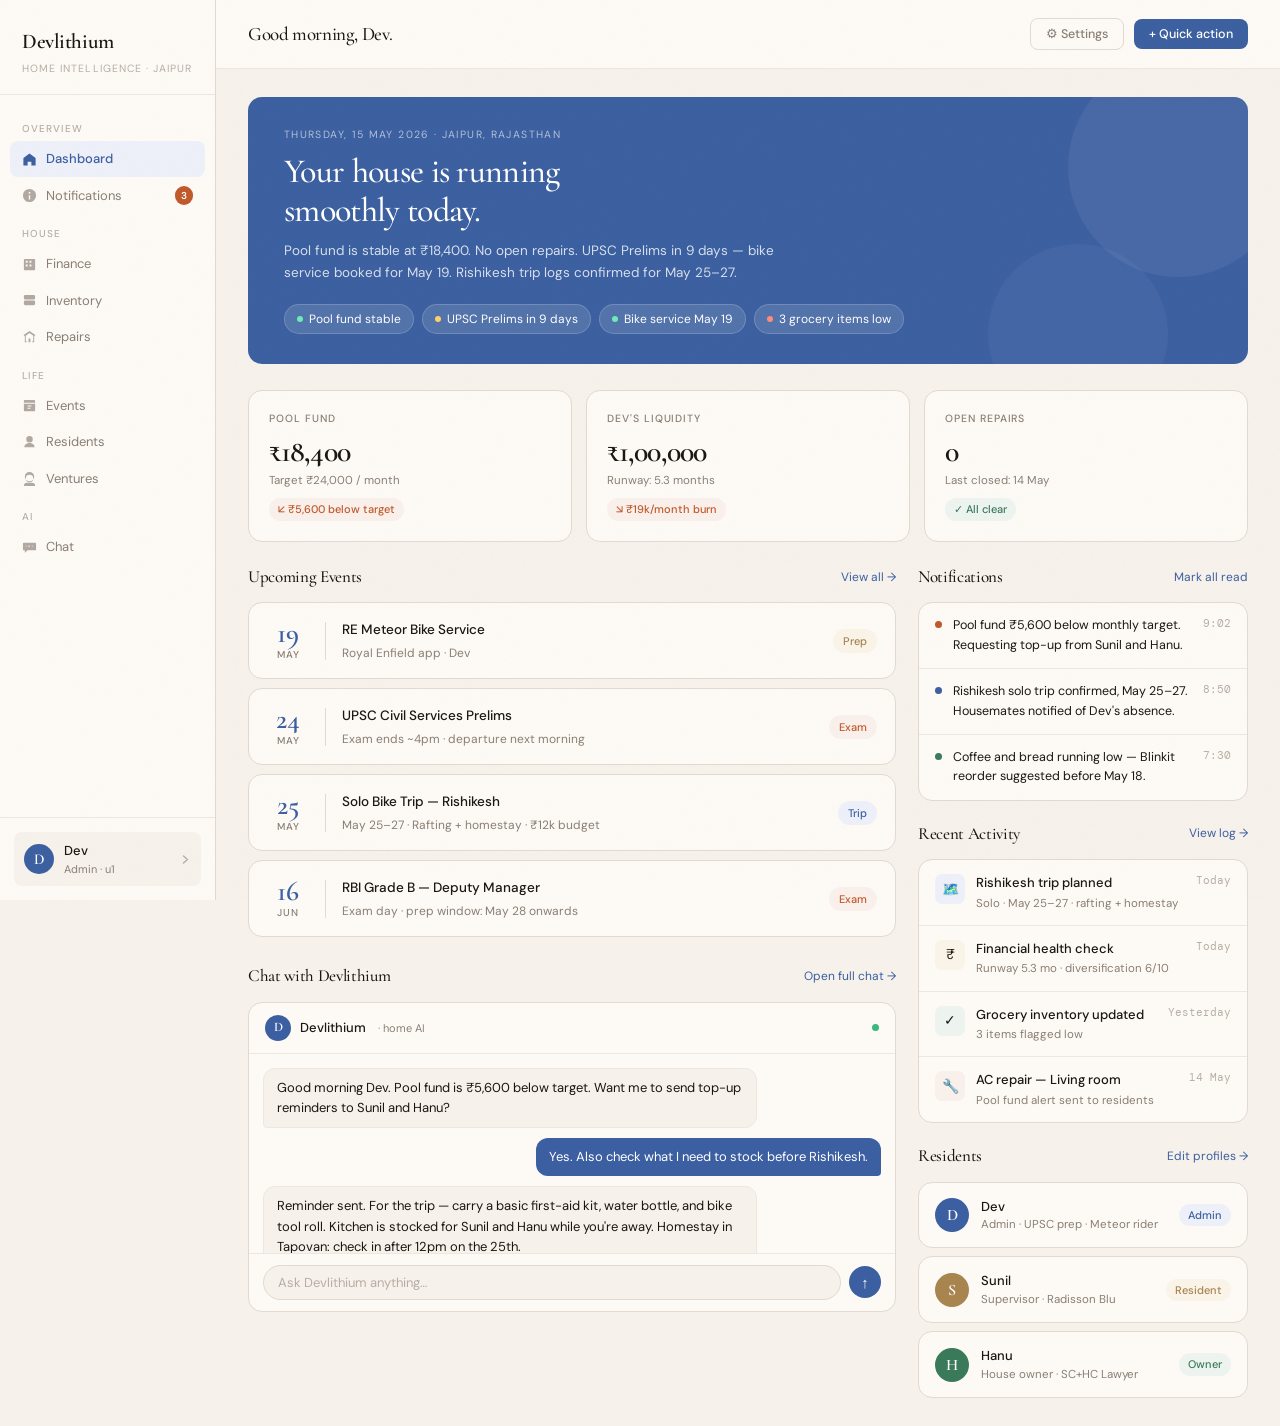
<file: web/index.html>
<!DOCTYPE html>
<html lang="en">
<head>
  <meta charset="UTF-8" />
  <meta name="viewport" content="width=device-width, initial-scale=1.0" />
  <title>Devlithium</title>
  <link rel="preconnect" href="https://fonts.googleapis.com" />
  <link rel="preconnect" href="https://fonts.gstatic.com" crossorigin />
  <link href="https://fonts.googleapis.com/css2?family=Cormorant+Garamond:ital,wght@0,300;0,400;0,500;0,600;1,300;1,400&family=DM+Sans:opsz,wght@9..40,300;9..40,400;9..40,500&family=DM+Mono:wght@400;500&display=swap" rel="stylesheet" />
  <style>
    :root {
      --bg:            #F6F1EB;
      --surface:       #FDFAF6;
      --surface-up:    #FFFFFF;
      --text:          #1B1612;
      --text-muted:    #8A7E74;
      --text-light:    #B8ADA4;
      --blue:          #3B5FA0;
      --blue-lt:       #EDF0F8;
      --terra:         #C0592A;
      --terra-lt:      #FAF0EB;
      --gold:          #A8844E;
      --gold-lt:       #F9F3E8;
      --green:         #3A7A5A;
      --green-lt:      #EDF4EF;
      --border:        #E2D9D0;
      --border-lt:     #EDE7DF;
      --r:             14px;
      --r-sm:          8px;
      --sidebar:       216px;
    }

    *, *::before, *::after { box-sizing: border-box; margin: 0; padding: 0; }

    body {
      font-family: 'DM Sans', sans-serif;
      background: var(--bg);
      color: var(--text);
      min-height: 100vh;
      display: flex;
      font-size: 14px;
      line-height: 1.5;
    }

    /* ── Grain overlay ── */
    body::after {
      content: '';
      position: fixed; inset: 0;
      background-image: url("data:image/svg+xml,%3Csvg xmlns='http://www.w3.org/2000/svg' width='300' height='300'%3E%3Cfilter id='n'%3E%3CfeTurbulence type='fractalNoise' baseFrequency='0.75' numOctaves='4' stitchTiles='stitch'/%3E%3C/filter%3E%3Crect width='300' height='300' filter='url(%23n)' opacity='0.035'/%3E%3C/svg%3E");
      pointer-events: none; z-index: 9999; opacity: .5;
    }

    /* ═══════════════════ SIDEBAR ═══════════════════ */
    .sidebar {
      width: var(--sidebar);
      min-height: 100vh;
      background: var(--surface);
      border-right: 1px solid var(--border);
      display: flex; flex-direction: column;
      position: fixed; top: 0; left: 0; z-index: 200;
    }

    .sb-brand {
      padding: 26px 22px 18px;
      border-bottom: 1px solid var(--border-lt);
    }
    .sb-brand-name {
      font-family: 'Cormorant Garamond', serif;
      font-size: 21px; font-weight: 600;
      letter-spacing: -.02em; color: var(--text);
    }
    .sb-brand-sub {
      font-size: 10.5px; letter-spacing: .1em;
      text-transform: uppercase; color: var(--text-light);
      font-weight: 400; margin-top: 3px;
    }

    .sb-nav { padding: 14px 10px; flex: 1; overflow-y: auto; }

    .sb-section {
      font-size: 10px; letter-spacing: .1em;
      text-transform: uppercase; color: var(--text-light);
      font-weight: 500; padding: 12px 12px 5px;
    }

    .sb-item {
      display: flex; align-items: center; gap: 9px;
      padding: 8px 12px; border-radius: var(--r-sm);
      cursor: pointer; transition: all .13s;
      font-size: 13px; font-weight: 400;
      color: var(--text-muted); text-decoration: none;
      margin-bottom: 1px;
    }
    .sb-item svg { width: 15px; height: 15px; opacity: .65; flex-shrink: 0; }
    .sb-item:hover  { background: var(--border-lt); color: var(--text); }
    .sb-item:hover svg { opacity: .9; }
    .sb-item.active { background: var(--blue-lt); color: var(--blue); font-weight: 500; }
    .sb-item.active svg { opacity: 1; }

    .sb-badge {
      margin-left: auto; background: var(--terra);
      color: #fff; font-size: 10px; font-weight: 600;
      padding: 2px 6px; border-radius: 20px; min-width: 18px; text-align: center;
    }

    .sb-user {
      padding: 14px;
      border-top: 1px solid var(--border-lt);
    }
    .sb-user-inner {
      display: flex; align-items: center; gap: 10px;
      padding: 9px 10px; background: var(--bg);
      border-radius: var(--r-sm); cursor: pointer;
      transition: background .13s;
    }
    .sb-user-inner:hover { background: var(--border-lt); }
    .sb-avatar {
      width: 30px; height: 30px; border-radius: 50%;
      background: var(--blue); color: #fff;
      display: flex; align-items: center; justify-content: center;
      font-family: 'Cormorant Garamond', serif;
      font-size: 15px; font-weight: 600; flex-shrink: 0;
    }
    .sb-user-name  { font-size: 13px; font-weight: 500; }
    .sb-user-role  { font-size: 11px; color: var(--text-muted); }

    /* ═══════════════════ MAIN ═══════════════════ */
    .main { margin-left: var(--sidebar); flex: 1; display: flex; flex-direction: column; }

    .topbar {
      padding: 18px 32px;
      display: flex; align-items: center; justify-content: space-between;
      border-bottom: 1px solid var(--border-lt);
      background: var(--surface);
      position: sticky; top: 0; z-index: 100;
    }
    .topbar-title {
      font-family: 'Cormorant Garamond', serif;
      font-size: 19px; font-weight: 500;
      letter-spacing: -.02em;
    }
    .topbar-right { display: flex; align-items: center; gap: 10px; }

    .btn {
      display: inline-flex; align-items: center; gap: 6px;
      padding: 7px 15px; border-radius: var(--r-sm);
      font-size: 12.5px; font-weight: 500;
      cursor: pointer; border: none; font-family: inherit;
      transition: all .13s;
    }
    .btn-primary { background: var(--blue); color: #fff; }
    .btn-primary:hover { background: #2D4F90; }
    .btn-ghost { background: transparent; color: var(--text-muted); border: 1px solid var(--border); }
    .btn-ghost:hover { background: var(--border-lt); color: var(--text); }

    .content { padding: 28px 32px; max-width: 1080px; }

    /* ── Briefing card ── */
    .brief {
      background: var(--blue);
      border-radius: var(--r); padding: 30px 36px;
      color: #fff; margin-bottom: 26px;
      position: relative; overflow: hidden;
    }
    .brief::before {
      content: '';
      position: absolute; right: -40px; top: -40px;
      width: 220px; height: 220px; border-radius: 50%;
      background: rgba(255,255,255,.06);
    }
    .brief::after {
      content: '';
      position: absolute; right: 80px; bottom: -60px;
      width: 180px; height: 180px; border-radius: 50%;
      background: rgba(255,255,255,.04);
    }
    .brief-eyebrow {
      font-size: 10.5px; letter-spacing: .13em;
      text-transform: uppercase; opacity: .6; margin-bottom: 9px;
    }
    .brief-heading {
      font-family: 'Cormorant Garamond', serif;
      font-size: 34px; font-weight: 500;
      letter-spacing: -.02em; line-height: 1.15; margin-bottom: 10px;
    }
    .brief-body { font-size: 13.5px; opacity: .8; line-height: 1.65; max-width: 500px; }
    .brief-pills { display: flex; gap: 8px; flex-wrap: wrap; margin-top: 20px; }
    .brief-pill {
      display: flex; align-items: center; gap: 6px;
      background: rgba(255,255,255,.12);
      border: 1px solid rgba(255,255,255,.18);
      border-radius: 20px; padding: 5px 12px; font-size: 12px;
    }
    .pdot { width: 6px; height: 6px; border-radius: 50%; }
    .pdot-ok    { background: #6DEBB4; }
    .pdot-warn  { background: #FFCF6B; }
    .pdot-alert { background: #FF8B7A; }

    /* ── Grid layouts ── */
    .grid3 { display: grid; grid-template-columns: repeat(3,1fr); gap: 14px; margin-bottom: 22px; }
    .grid-ms { display: grid; grid-template-columns: 1fr 330px; gap: 22px; }

    /* ── Stat cards ── */
    .stat {
      background: var(--surface); border: 1px solid var(--border);
      border-radius: var(--r); padding: 20px;
      transition: box-shadow .18s;
    }
    .stat:hover { box-shadow: 0 4px 16px rgba(28,22,18,.08); }
    .stat-lbl {
      font-size: 10.5px; letter-spacing: .09em;
      text-transform: uppercase; color: var(--text-muted);
      font-weight: 500; margin-bottom: 10px;
    }
    .stat-val {
      font-family: 'Cormorant Garamond', serif;
      font-size: 30px; font-weight: 600;
      letter-spacing: -.03em; line-height: 1;
      margin-bottom: 5px;
    }
    .stat-sub { font-size: 11.5px; color: var(--text-muted); }
    .chip {
      display: inline-flex; align-items: center; gap: 4px;
      font-size: 11px; font-weight: 500;
      padding: 3px 9px; border-radius: 20px; margin-top: 9px;
    }
    .chip-warn  { background: var(--terra-lt);  color: var(--terra); }
    .chip-ok    { background: var(--green-lt);  color: var(--green); }
    .chip-info  { background: var(--blue-lt);   color: var(--blue);  }
    .chip-gold  { background: var(--gold-lt);   color: var(--gold);  }

    /* ── Section header ── */
    .sec-hdr {
      display: flex; align-items: center; justify-content: space-between;
      margin-bottom: 13px;
    }
    .sec-title {
      font-family: 'Cormorant Garamond', serif;
      font-size: 17px; font-weight: 500; letter-spacing: -.02em;
    }
    .sec-link { font-size: 12px; color: var(--blue); cursor: pointer; text-decoration: none; }
    .sec-link:hover { text-decoration: underline; }

    /* ── Event cards ── */
    .event {
      background: var(--surface); border: 1px solid var(--border);
      border-radius: var(--r); padding: 16px 18px;
      display: flex; align-items: center; gap: 16px;
      margin-bottom: 9px; cursor: pointer;
      transition: box-shadow .18s;
    }
    .event:hover { box-shadow: 0 4px 14px rgba(28,22,18,.08); }
    .event-dt { text-align: center; min-width: 42px; }
    .event-day {
      font-family: 'Cormorant Garamond', serif;
      font-size: 28px; font-weight: 600; color: var(--blue); line-height: 1;
    }
    .event-mon {
      font-size: 10px; letter-spacing: .1em;
      text-transform: uppercase; color: var(--text-muted); font-weight: 500;
    }
    .event-div { width: 1px; height: 38px; background: var(--border); }
    .event-info { flex: 1; }
    .event-ttl { font-size: 13.5px; font-weight: 500; margin-bottom: 3px; }
    .event-sub { font-size: 12px; color: var(--text-muted); }
    .ebadge {
      font-size: 11px; font-weight: 500;
      padding: 4px 10px; border-radius: 20px; white-space: nowrap;
    }
    .ebadge-trip  { background: var(--blue-lt);  color: var(--blue);  }
    .ebadge-exam  { background: var(--terra-lt); color: var(--terra); }
    .ebadge-prep  { background: var(--gold-lt);  color: var(--gold);  }

    /* ── Chat card ── */
    .chat-card {
      background: var(--surface); border: 1px solid var(--border);
      border-radius: var(--r); overflow: hidden;
      display: flex; flex-direction: column; height: 310px;
    }
    .chat-hdr {
      padding: 12px 16px; border-bottom: 1px solid var(--border-lt);
      display: flex; align-items: center; gap: 9px;
    }
    .chat-avatar {
      width: 26px; height: 26px; border-radius: 50%;
      background: var(--blue); color: #fff;
      display: flex; align-items: center; justify-content: center;
      font-family: 'Cormorant Garamond', serif;
      font-size: 13px; font-weight: 600;
    }
    .chat-status {
      width: 7px; height: 7px; border-radius: 50%;
      background: #3CB97A; margin-left: auto;
    }
    .chat-msgs {
      flex: 1; overflow-y: auto; padding: 14px;
      display: flex; flex-direction: column; gap: 10px;
    }
    .msg {
      max-width: 80%; padding: 9px 13px; border-radius: 12px;
      font-size: 13px; line-height: 1.55;
    }
    .msg-ai   {
      background: var(--bg); border: 1px solid var(--border-lt);
      color: var(--text); align-self: flex-start; border-bottom-left-radius: 4px;
    }
    .msg-user {
      background: var(--blue); color: #fff;
      align-self: flex-end; border-bottom-right-radius: 4px;
    }
    .chat-input-row {
      padding: 11px 14px; border-top: 1px solid var(--border-lt);
      display: flex; gap: 8px; align-items: center;
    }
    .chat-input {
      flex: 1; background: var(--bg); border: 1px solid var(--border);
      border-radius: 20px; padding: 8px 14px;
      font-size: 13px; font-family: inherit; color: var(--text); outline: none;
    }
    .chat-input:focus { border-color: var(--blue); }
    .chat-input::placeholder { color: var(--text-light); }
    .chat-send {
      width: 32px; height: 32px; border-radius: 50%;
      background: var(--blue); border: none; color: #fff;
      cursor: pointer; display: flex; align-items: center; justify-content: center;
      font-size: 15px; transition: background .13s; flex-shrink: 0;
    }
    .chat-send:hover { background: #2D4F90; }

    /* ── Notifications ── */
    .notif-card {
      background: var(--surface); border: 1px solid var(--border);
      border-radius: var(--r); overflow: hidden; margin-bottom: 20px;
    }
    .notif-item {
      display: flex; align-items: flex-start; gap: 11px;
      padding: 13px 16px; border-bottom: 1px solid var(--border-lt);
      cursor: pointer; transition: background .12s;
    }
    .notif-item:last-child { border-bottom: none; }
    .notif-item:hover { background: var(--bg); }
    .ndot { width: 7px; height: 7px; border-radius: 50%; margin-top: 5px; flex-shrink: 0; }
    .ndot-terra { background: var(--terra); }
    .ndot-blue  { background: var(--blue);  }
    .ndot-green { background: var(--green); }
    .notif-txt  { flex: 1; font-size: 12.5px; line-height: 1.55; color: var(--text); }
    .notif-time { font-size: 10.5px; color: var(--text-light); font-family: 'DM Mono', monospace; white-space: nowrap; }

    /* ── Activity feed ── */
    .feed-card {
      background: var(--surface); border: 1px solid var(--border);
      border-radius: var(--r); overflow: hidden;
    }
    .feed-item {
      display: flex; align-items: flex-start; gap: 11px;
      padding: 13px 16px; border-bottom: 1px solid var(--border-lt);
      cursor: pointer; transition: background .12s;
    }
    .feed-item:last-child { border-bottom: none; }
    .feed-item:hover { background: var(--bg); }
    .feed-icon {
      width: 30px; height: 30px; border-radius: 7px;
      display: flex; align-items: center; justify-content: center;
      font-size: 14px; flex-shrink: 0; margin-top: 1px;
    }
    .fi-blue  { background: var(--blue-lt);  }
    .fi-gold  { background: var(--gold-lt);  }
    .fi-green { background: var(--green-lt); }
    .fi-terra { background: var(--terra-lt); }
    .feed-body { flex: 1; }
    .feed-ttl  { font-size: 13px; font-weight: 500; margin-bottom: 2px; }
    .feed-sub  { font-size: 11.5px; color: var(--text-muted); }
    .feed-time { font-size: 10.5px; color: var(--text-light); font-family: 'DM Mono', monospace; white-space: nowrap; }

    /* ── Responsive ── */
    @media (max-width: 960px) {
      .sidebar { display: none; }
      .main { margin-left: 0; }
      .grid-ms { grid-template-columns: 1fr; }
      .grid3 { grid-template-columns: repeat(2, 1fr); }
    }
    @media (max-width: 580px) {
      .content { padding: 16px; }
      .topbar { padding: 14px 16px; }
      .grid3 { grid-template-columns: 1fr; }
      .brief-heading { font-size: 26px; }
      .brief { padding: 22px 24px; }
    }
  </style>
</head>
<body>

<!-- ═══════════════ SIDEBAR ═══════════════ -->
<aside class="sidebar">
  <div class="sb-brand">
    <div class="sb-brand-name">Devlithium</div>
    <div class="sb-brand-sub">Home Intelligence · Jaipur</div>
  </div>

  <nav class="sb-nav">
    <div class="sb-section">Overview</div>
    <a class="sb-item active" href="#">
      <svg viewBox="0 0 16 16" fill="currentColor"><path d="M1.5 6.5L8 1.5l6.5 5V14a.5.5 0 01-.5.5H10v-4H6v4H2a.5.5 0 01-.5-.5V6.5z"/></svg>
      Dashboard
    </a>
    <a class="sb-item" href="#">
      <svg viewBox="0 0 16 16" fill="currentColor"><path d="M8 1a7 7 0 100 14A7 7 0 008 1zm0 3a1 1 0 110 2 1 1 0 010-2zm-.75 3.75h1.5v4.5h-1.5v-4.5z"/></svg>
      Notifications
      <span class="sb-badge">3</span>
    </a>

    <div class="sb-section">House</div>
    <a class="sb-item" href="#">
      <svg viewBox="0 0 16 16" fill="currentColor"><path d="M3 2h10a1 1 0 011 1v10a1 1 0 01-1 1H3a1 1 0 01-1-1V3a1 1 0 011-1zm1 2v2h2V4H4zm4 0v2h2V4H8zm0 4v2h2V8H8zm-4 0v2h2V8H4z"/></svg>
      Finance
    </a>
    <a class="sb-item" href="#">
      <svg viewBox="0 0 16 16" fill="currentColor"><path d="M2 3.5A1.5 1.5 0 013.5 2h9A1.5 1.5 0 0114 3.5v2A1.5 1.5 0 0112.5 7h-9A1.5 1.5 0 012 5.5v-2zm0 6A1.5 1.5 0 013.5 8h9A1.5 1.5 0 0114 9.5v2A1.5 1.5 0 0112.5 13h-9A1.5 1.5 0 012 11.5v-2z"/></svg>
      Inventory
    </a>
    <a class="sb-item" href="#">
      <svg viewBox="0 0 16 16" fill="currentColor"><path d="M8 1L2 5v1h1v7h2V9h2v4h2V9h2v4h2V6h1V5L8 1zm0 2.2L12 6v6h-1V9H5v3H4V6l4-2.8z"/></svg>
      Repairs
    </a>

    <div class="sb-section">Life</div>
    <a class="sb-item" href="#">
      <svg viewBox="0 0 16 16" fill="currentColor"><path d="M3 2h10a1 1 0 011 1v2H2V3a1 1 0 011-1zm-1 4h12v7a1 1 0 01-1 1H3a1 1 0 01-1-1V6zm4 2v1h4V8H6zm0 2.5v1h3v-1H6z"/></svg>
      Events
    </a>
    <a class="sb-item" href="#">
      <svg viewBox="0 0 16 16" fill="currentColor"><path d="M8 1a3.5 3.5 0 100 7A3.5 3.5 0 008 1zM2.5 13c0-2.485 2.46-4.5 5.5-4.5s5.5 2.015 5.5 4.5H2.5z"/></svg>
      Residents
    </a>
    <a class="sb-item" href="#">
      <svg viewBox="0 0 16 16" fill="currentColor"><path d="M8 1a5 5 0 100 10A5 5 0 008 1zM4 8a4 4 0 118 0 4 4 0 01-8 0zm1.5 4.5h5A3.5 3.5 0 0114 16H2a3.5 3.5 0 013.5-3.5z"/></svg>
      Ventures
    </a>

    <div class="sb-section">AI</div>
    <a class="sb-item" href="#">
      <svg viewBox="0 0 16 16" fill="currentColor"><path d="M14 3H2a1 1 0 00-1 1v6a1 1 0 001 1h1v2.5l3-2.5h8a1 1 0 001-1V4a1 1 0 00-1-1zM5 7H4V6h1v1zm3.5 0h-2V6h2v1zm3 0h-1V6h1v1z"/></svg>
      Chat
    </a>
  </nav>

  <div class="sb-user">
    <div class="sb-user-inner">
      <div class="sb-avatar">D</div>
      <div>
        <div class="sb-user-name">Dev</div>
        <div class="sb-user-role">Admin · u1</div>
      </div>
      <svg width="11" height="11" viewBox="0 0 11 11" fill="none" style="margin-left:auto;color:var(--text-light)"><path d="M3.5 2l4 3.5-4 3.5" stroke="currentColor" stroke-width="1.4" stroke-linecap="round" stroke-linejoin="round"/></svg>
    </div>
  </div>
</aside>

<!-- ═══════════════ MAIN ═══════════════ -->
<main class="main">
  <div class="topbar">
    <div class="topbar-title">Good morning, Dev.</div>
    <div class="topbar-right">
      <button class="btn btn-ghost">⚙ Settings</button>
      <button class="btn btn-primary">+ Quick action</button>
    </div>
  </div>

  <div class="content">

    <!-- Briefing -->
    <div class="brief">
      <div class="brief-eyebrow">Thursday, 15 May 2026 · Jaipur, Rajasthan</div>
      <div class="brief-heading">Your house is running<br>smoothly today.</div>
      <div class="brief-body">
        Pool fund is stable at ₹18,400. No open repairs. UPSC Prelims in 9 days — bike service booked for May 19. Rishikesh trip logs confirmed for May 25–27.
      </div>
      <div class="brief-pills">
        <div class="brief-pill"><span class="pdot pdot-ok"></span>Pool fund stable</div>
        <div class="brief-pill"><span class="pdot pdot-warn"></span>UPSC Prelims in 9 days</div>
        <div class="brief-pill"><span class="pdot pdot-ok"></span>Bike service May 19</div>
        <div class="brief-pill"><span class="pdot pdot-alert"></span>3 grocery items low</div>
      </div>
    </div>

    <!-- Stats -->
    <div class="grid3">
      <div class="stat">
        <div class="stat-lbl">Pool Fund</div>
        <div class="stat-val">₹18,400</div>
        <div class="stat-sub">Target ₹24,000 / month</div>
        <div class="chip chip-warn">↙ ₹5,600 below target</div>
      </div>
      <div class="stat">
        <div class="stat-lbl">Dev's Liquidity</div>
        <div class="stat-val">₹1,00,000</div>
        <div class="stat-sub">Runway: 5.3 months</div>
        <div class="chip chip-warn">↘ ₹19k/month burn</div>
      </div>
      <div class="stat">
        <div class="stat-lbl">Open Repairs</div>
        <div class="stat-val">0</div>
        <div class="stat-sub">Last closed: 14 May</div>
        <div class="chip chip-ok">✓ All clear</div>
      </div>
    </div>

    <!-- Main + Right -->
    <div class="grid-ms">

      <!-- Left col -->
      <div>
        <div class="sec-hdr">
          <div class="sec-title">Upcoming Events</div>
          <a class="sec-link" href="#">View all →</a>
        </div>

        <div class="event">
          <div class="event-dt"><div class="event-day">19</div><div class="event-mon">May</div></div>
          <div class="event-div"></div>
          <div class="event-info">
            <div class="event-ttl">RE Meteor Bike Service</div>
            <div class="event-sub">Royal Enfield app · Dev</div>
          </div>
          <span class="ebadge ebadge-prep">Prep</span>
        </div>

        <div class="event">
          <div class="event-dt"><div class="event-day">24</div><div class="event-mon">May</div></div>
          <div class="event-div"></div>
          <div class="event-info">
            <div class="event-ttl">UPSC Civil Services Prelims</div>
            <div class="event-sub">Exam ends ~4pm · departure next morning</div>
          </div>
          <span class="ebadge ebadge-exam">Exam</span>
        </div>

        <div class="event">
          <div class="event-dt"><div class="event-day">25</div><div class="event-mon">May</div></div>
          <div class="event-div"></div>
          <div class="event-info">
            <div class="event-ttl">Solo Bike Trip — Rishikesh</div>
            <div class="event-sub">May 25–27 · Rafting + homestay · ₹12k budget</div>
          </div>
          <span class="ebadge ebadge-trip">Trip</span>
        </div>

        <div class="event">
          <div class="event-dt"><div class="event-day">16</div><div class="event-mon">Jun</div></div>
          <div class="event-div"></div>
          <div class="event-info">
            <div class="event-ttl">RBI Grade B — Deputy Manager</div>
            <div class="event-sub">Exam day · prep window: May 28 onwards</div>
          </div>
          <span class="ebadge ebadge-exam">Exam</span>
        </div>

        <!-- Chat -->
        <div class="sec-hdr" style="margin-top:26px;">
          <div class="sec-title">Chat with Devlithium</div>
          <a class="sec-link" href="#">Open full chat →</a>
        </div>

        <div class="chat-card">
          <div class="chat-hdr">
            <div class="chat-avatar">D</div>
            <div style="font-size:13px;font-weight:500;">Devlithium</div>
            <div style="font-size:11px;color:var(--text-muted);margin-left:3px;">· home AI</div>
            <div class="chat-status"></div>
          </div>
          <div class="chat-msgs">
            <div class="msg msg-ai">Good morning Dev. Pool fund is ₹5,600 below target. Want me to send top-up reminders to Sunil and Hanu?</div>
            <div class="msg msg-user">Yes. Also check what I need to stock before Rishikesh.</div>
            <div class="msg msg-ai">Reminder sent. For the trip — carry a basic first-aid kit, water bottle, and bike tool roll. Kitchen is stocked for Sunil and Hanu while you're away. Homestay in Tapovan: check in after 12pm on the 25th.</div>
          </div>
          <div class="chat-input-row">
            <input class="chat-input" placeholder="Ask Devlithium anything…" />
            <button class="chat-send">↑</button>
          </div>
        </div>
      </div>

      <!-- Right col -->
      <div>
        <div class="sec-hdr">
          <div class="sec-title">Notifications</div>
          <a class="sec-link" href="#">Mark all read</a>
        </div>

        <div class="notif-card">
          <div class="notif-item">
            <div class="ndot ndot-terra"></div>
            <div class="notif-txt">Pool fund ₹5,600 below monthly target. Requesting top-up from Sunil and Hanu.</div>
            <div class="notif-time">9:02</div>
          </div>
          <div class="notif-item">
            <div class="ndot ndot-blue"></div>
            <div class="notif-txt">Rishikesh solo trip confirmed, May 25–27. Housemates notified of Dev's absence.</div>
            <div class="notif-time">8:50</div>
          </div>
          <div class="notif-item">
            <div class="ndot ndot-green"></div>
            <div class="notif-txt">Coffee and bread running low — Blinkit reorder suggested before May 18.</div>
            <div class="notif-time">7:30</div>
          </div>
        </div>

        <div class="sec-hdr" style="margin-top:4px;">
          <div class="sec-title">Recent Activity</div>
          <a class="sec-link" href="#">View log →</a>
        </div>

        <div class="feed-card">
          <div class="feed-item">
            <div class="feed-icon fi-blue">🗺️</div>
            <div class="feed-body">
              <div class="feed-ttl">Rishikesh trip planned</div>
              <div class="feed-sub">Solo · May 25–27 · rafting + homestay</div>
            </div>
            <div class="feed-time">Today</div>
          </div>
          <div class="feed-item">
            <div class="feed-icon fi-gold">₹</div>
            <div class="feed-body">
              <div class="feed-ttl">Financial health check</div>
              <div class="feed-sub">Runway 5.3 mo · diversification 6/10</div>
            </div>
            <div class="feed-time">Today</div>
          </div>
          <div class="feed-item">
            <div class="feed-icon fi-green">✓</div>
            <div class="feed-body">
              <div class="feed-ttl">Grocery inventory updated</div>
              <div class="feed-sub">3 items flagged low</div>
            </div>
            <div class="feed-time">Yesterday</div>
          </div>
          <div class="feed-item">
            <div class="feed-icon fi-terra">🔧</div>
            <div class="feed-body">
              <div class="feed-ttl">AC repair — Living room</div>
              <div class="feed-sub">Pool fund alert sent to residents</div>
            </div>
            <div class="feed-time">14 May</div>
          </div>
        </div>

        <!-- Residents quick view -->
        <div class="sec-hdr" style="margin-top:20px;">
          <div class="sec-title">Residents</div>
          <a class="sec-link" href="#">Edit profiles →</a>
        </div>

        <div style="display:flex;flex-direction:column;gap:8px;">
          <div class="stat" style="display:flex;align-items:center;gap:12px;padding:14px 16px;">
            <div class="sb-avatar" style="width:34px;height:34px;font-size:16px;background:var(--blue);">D</div>
            <div style="flex:1;">
              <div style="font-size:13px;font-weight:500;">Dev</div>
              <div style="font-size:11.5px;color:var(--text-muted);">Admin · UPSC prep · Meteor rider</div>
            </div>
            <div class="chip chip-info" style="margin-top:0;">Admin</div>
          </div>
          <div class="stat" style="display:flex;align-items:center;gap:12px;padding:14px 16px;">
            <div class="sb-avatar" style="width:34px;height:34px;font-size:16px;background:var(--gold);">S</div>
            <div style="flex:1;">
              <div style="font-size:13px;font-weight:500;">Sunil</div>
              <div style="font-size:11.5px;color:var(--text-muted);">Supervisor · Radisson Blu</div>
            </div>
            <div class="chip chip-gold" style="margin-top:0;">Resident</div>
          </div>
          <div class="stat" style="display:flex;align-items:center;gap:12px;padding:14px 16px;">
            <div class="sb-avatar" style="width:34px;height:34px;font-size:16px;background:var(--green);">H</div>
            <div style="flex:1;">
              <div style="font-size:13px;font-weight:500;">Hanu</div>
              <div style="font-size:11.5px;color:var(--text-muted);">House owner · SC+HC Lawyer</div>
            </div>
            <div class="chip chip-ok" style="margin-top:0;">Owner</div>
          </div>
        </div>

      </div>
    </div>
  </div>
</main>

</body>
</html>
</file>
